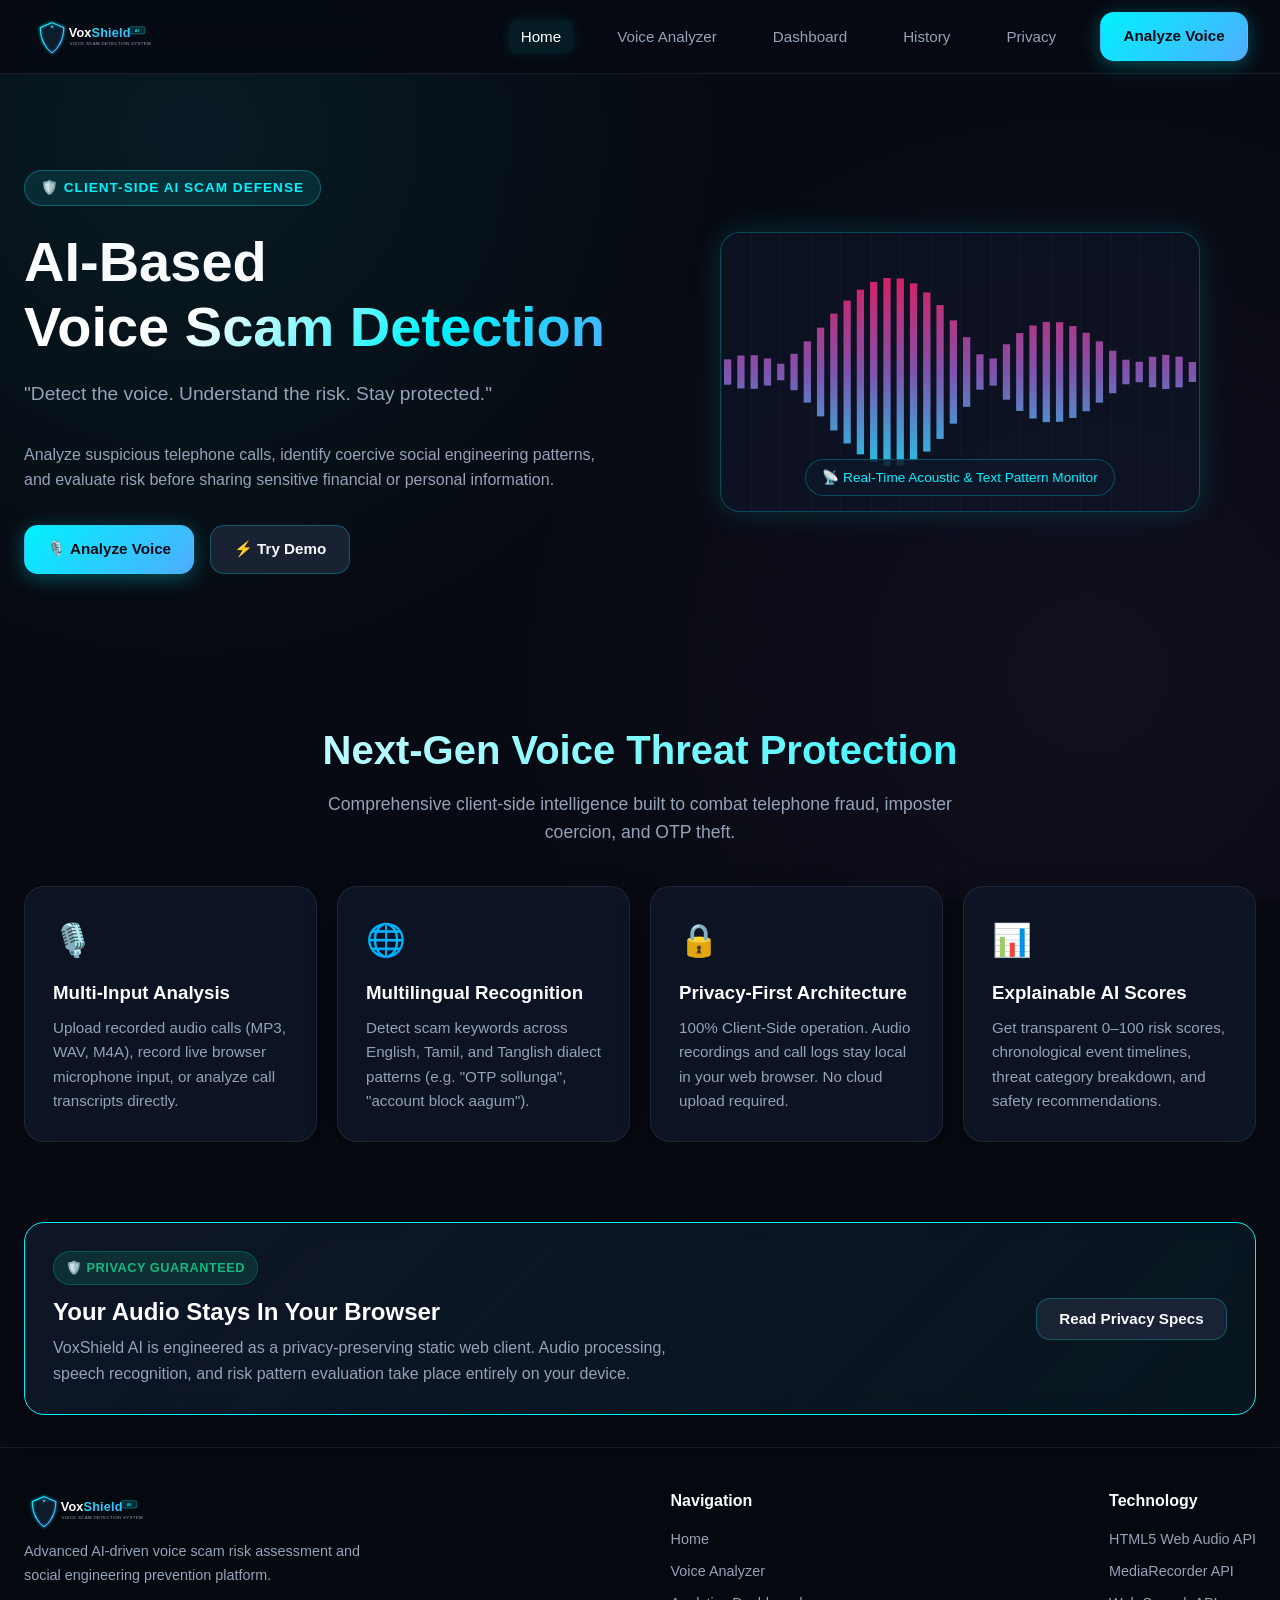
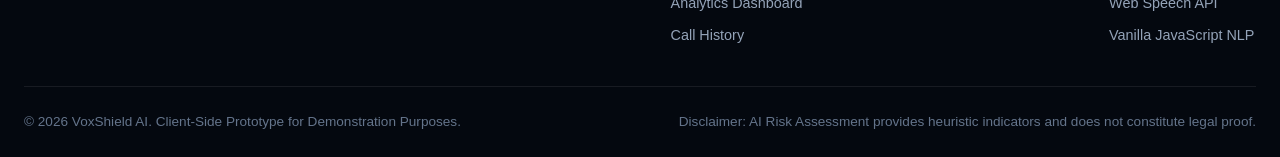
<file: index.html>
<!DOCTYPE html>
<html lang="en">
<head>
  <meta charset="UTF-8">
  <meta name="viewport" content="width=device-width, initial-scale=1.0">
  <title>VoxShield AI – Voice Scam Detection System</title>
  <meta name="description" content="Analyze suspicious calls, identify scam patterns, and understand your risk before it's too late with VoxShield AI.">
  <link rel="stylesheet" href="css/style.css">
  <link rel="stylesheet" href="css/analyzer.css">
  <link rel="stylesheet" href="css/responsive.css">
  <link rel="icon" type="image/svg+xml" href="assets/logo.svg">
</head>
<body>

  <!-- Navigation Bar -->
  <header class="navbar">
    <div class="nav-container">
      <a href="index.html" class="nav-logo">
        <img src="assets/logo.svg" alt="VoxShield AI Logo">
      </a>
      
      <button class="hamburger" id="hamburgerToggle" aria-label="Toggle navigation">☰</button>

      <ul class="nav-menu" id="navMenu">
        <li><a href="index.html" class="nav-link active">Home</a></li>
        <li><a href="analyzer.html" class="nav-link">Voice Analyzer</a></li>
        <li><a href="dashboard.html" class="nav-link">Dashboard</a></li>
        <li><a href="history.html" class="nav-link">History</a></li>
        <li><a href="#" class="nav-link btn-privacy-modal">Privacy</a></li>
        <li><a href="analyzer.html" class="btn btn-primary">Analyze Voice</a></li>
      </ul>
    </div>
  </header>

  <!-- Main Home Content -->
  <main class="main-content">
    
    <!-- Hero Section -->
    <section class="hero-section">
      <div class="hero-text">
        <span class="hero-tagline">🛡️ Client-Side AI Scam Defense</span>
        <h1 class="hero-title">
          AI-Based <br>
          <span class="hero-title-gradient">Voice Scam Detection</span>
        </h1>
        <p class="hero-subtitle">
          "Detect the voice. Understand the risk. Stay protected."
        </p>
        <p style="color: var(--text-muted); margin-bottom: 2rem;">
          Analyze suspicious telephone calls, identify coercive social engineering patterns, and evaluate risk before sharing sensitive financial or personal information.
        </p>
        <div class="hero-actions">
          <a href="analyzer.html" class="btn btn-primary">
            <span>🎙️ Analyze Voice</span>
          </a>
          <a href="analyzer.html?demo=true" class="btn btn-secondary">
            <span>⚡ Try Demo</span>
          </a>
        </div>
      </div>

      <div class="hero-visual">
        <div class="waveform-box">
          <canvas id="heroWaveformCanvas" class="waveform-canvas"></canvas>
          <div style="position: absolute; bottom: 15px; background: rgba(15, 23, 42, 0.85); padding: 0.4rem 1rem; border-radius: 999px; border: 1px solid var(--border-glow); font-size: 0.85rem; color: var(--accent-cyan);">
            📡 Real-Time Acoustic & Text Pattern Monitor
          </div>
        </div>
      </div>
    </section>

    <!-- Key Capabilities Grid -->
    <section style="margin-top: 4rem;">
      <div class="page-header">
        <h2 class="page-title">Next-Gen Voice Threat Protection</h2>
        <p class="page-subtitle">Comprehensive client-side intelligence built to combat telephone fraud, imposter coercion, and OTP theft.</p>
      </div>

      <div class="threat-grid">
        <div class="glass-card">
          <div style="font-size: 2rem; margin-bottom: 0.75rem;">🎙️</div>
          <h3 style="margin-bottom: 0.5rem; color: #fff;">Multi-Input Analysis</h3>
          <p style="color: var(--text-muted); font-size: 0.95rem;">Upload recorded audio calls (MP3, WAV, M4A), record live browser microphone input, or analyze call transcripts directly.</p>
        </div>

        <div class="glass-card">
          <div style="font-size: 2rem; margin-bottom: 0.75rem;">🌐</div>
          <h3 style="margin-bottom: 0.5rem; color: #fff;">Multilingual Recognition</h3>
          <p style="color: var(--text-muted); font-size: 0.95rem;">Detect scam keywords across English, Tamil, and Tanglish dialect patterns (e.g. "OTP sollunga", "account block aagum").</p>
        </div>

        <div class="glass-card">
          <div style="font-size: 2rem; margin-bottom: 0.75rem;">🔒</div>
          <h3 style="margin-bottom: 0.5rem; color: #fff;">Privacy-First Architecture</h3>
          <p style="color: var(--text-muted); font-size: 0.95rem;">100% Client-Side operation. Audio recordings and call logs stay local in your web browser. No cloud upload required.</p>
        </div>

        <div class="glass-card">
          <div style="font-size: 2rem; margin-bottom: 0.75rem;">📊</div>
          <h3 style="margin-bottom: 0.5rem; color: #fff;">Explainable AI Scores</h3>
          <p style="color: var(--text-muted); font-size: 0.95rem;">Get transparent 0–100 risk scores, chronological event timelines, threat category breakdown, and safety recommendations.</p>
        </div>
      </div>
    </section>

    <!-- Privacy Banner Card -->
    <section style="margin-top: 5rem;">
      <div class="glass-card" style="border-color: var(--accent-cyan); background: linear-gradient(135deg, rgba(15, 23, 42, 0.9), rgba(0, 242, 254, 0.05)); display: flex; align-items: center; justify-content: space-between; flex-wrap: wrap; gap: 1.5rem;">
        <div>
          <span class="badge badge-safe" style="margin-bottom: 0.5rem;">🛡️ Privacy Guaranteed</span>
          <h3 style="font-size: 1.5rem; color: #fff; margin-bottom: 0.25rem;">Your Audio Stays In Your Browser</h3>
          <p style="color: var(--text-muted); max-width: 650px;">VoxShield AI is engineered as a privacy-preserving static web client. Audio processing, speech recognition, and risk pattern evaluation take place entirely on your device.</p>
        </div>
        <button class="btn btn-secondary btn-privacy-modal">Read Privacy Specs</button>
      </div>
    </section>

  </main>

  <!-- Privacy Modal Dialog -->
  <div class="modal-overlay" id="privacyModal">
    <div class="modal-box">
      <button class="modal-close" id="privacyModalClose">&times;</button>
      <h3 style="color: var(--accent-cyan); margin-bottom: 1rem; display: flex; align-items: center; gap: 0.5rem;">
        🛡️ Privacy First System Architecture
      </h3>
      <p style="color: var(--text-muted); margin-bottom: 1rem; line-height: 1.6;">
        VoxShield AI is designed as a privacy-preserving client-side prototype. Audio processing and risk analysis are performed locally wherever browser capabilities allow. No audio is uploaded to external server databases by this static client.
      </p>
      <ul style="color: var(--text-main); line-height: 1.8; margin-left: 1.25rem; margin-bottom: 1.5rem;">
        <li>✅ <strong>No Account Required:</strong> Instant anonymous access.</li>
        <li>✅ <strong>Zero Server Database:</strong> No audio recordings stored remotely.</li>
        <li>✅ <strong>Local Browser History:</strong> Analytics stored exclusively in Web `localStorage`.</li>
        <li>✅ <strong>Open Static Architecture:</strong> GitHub Pages compatible static assets.</li>
      </ul>
      <button class="btn btn-primary" onclick="document.getElementById('privacyModal').classList.remove('active')">Got It</button>
    </div>
  </div>

  <!-- Footer -->
  <footer class="footer">
    <div class="footer-content">
      <div class="footer-brand">
        <a href="index.html" class="nav-logo">
          <img src="assets/logo.svg" alt="VoxShield AI Logo">
        </a>
        <p>Advanced AI-driven voice scam risk assessment and social engineering prevention platform.</p>
      </div>

      <div class="footer-links">
        <h4>Navigation</h4>
        <ul>
          <li><a href="index.html">Home</a></li>
          <li><a href="analyzer.html">Voice Analyzer</a></li>
          <li><a href="dashboard.html">Analytics Dashboard</a></li>
          <li><a href="history.html">Call History</a></li>
        </ul>
      </div>

      <div class="footer-links">
        <h4>Technology</h4>
        <ul>
          <li><a href="#">HTML5 Web Audio API</a></li>
          <li><a href="#">MediaRecorder API</a></li>
          <li><a href="#">Web Speech API</a></li>
          <li><a href="#">Vanilla JavaScript NLP</a></li>
        </ul>
      </div>
    </div>

    <div class="footer-bottom">
      <p>© 2026 VoxShield AI. Client-Side Prototype for Demonstration Purposes.</p>
      <p>Disclaimer: AI Risk Assessment provides heuristic indicators and does not constitute legal proof.</p>
    </div>
  </footer>

  <script src="js/storage.js"></script>
  <script src="js/scamDetector.js"></script>
  <script src="js/recorder.js"></script>
  <script src="js/app.js"></script>
</body>
</html>
</file>
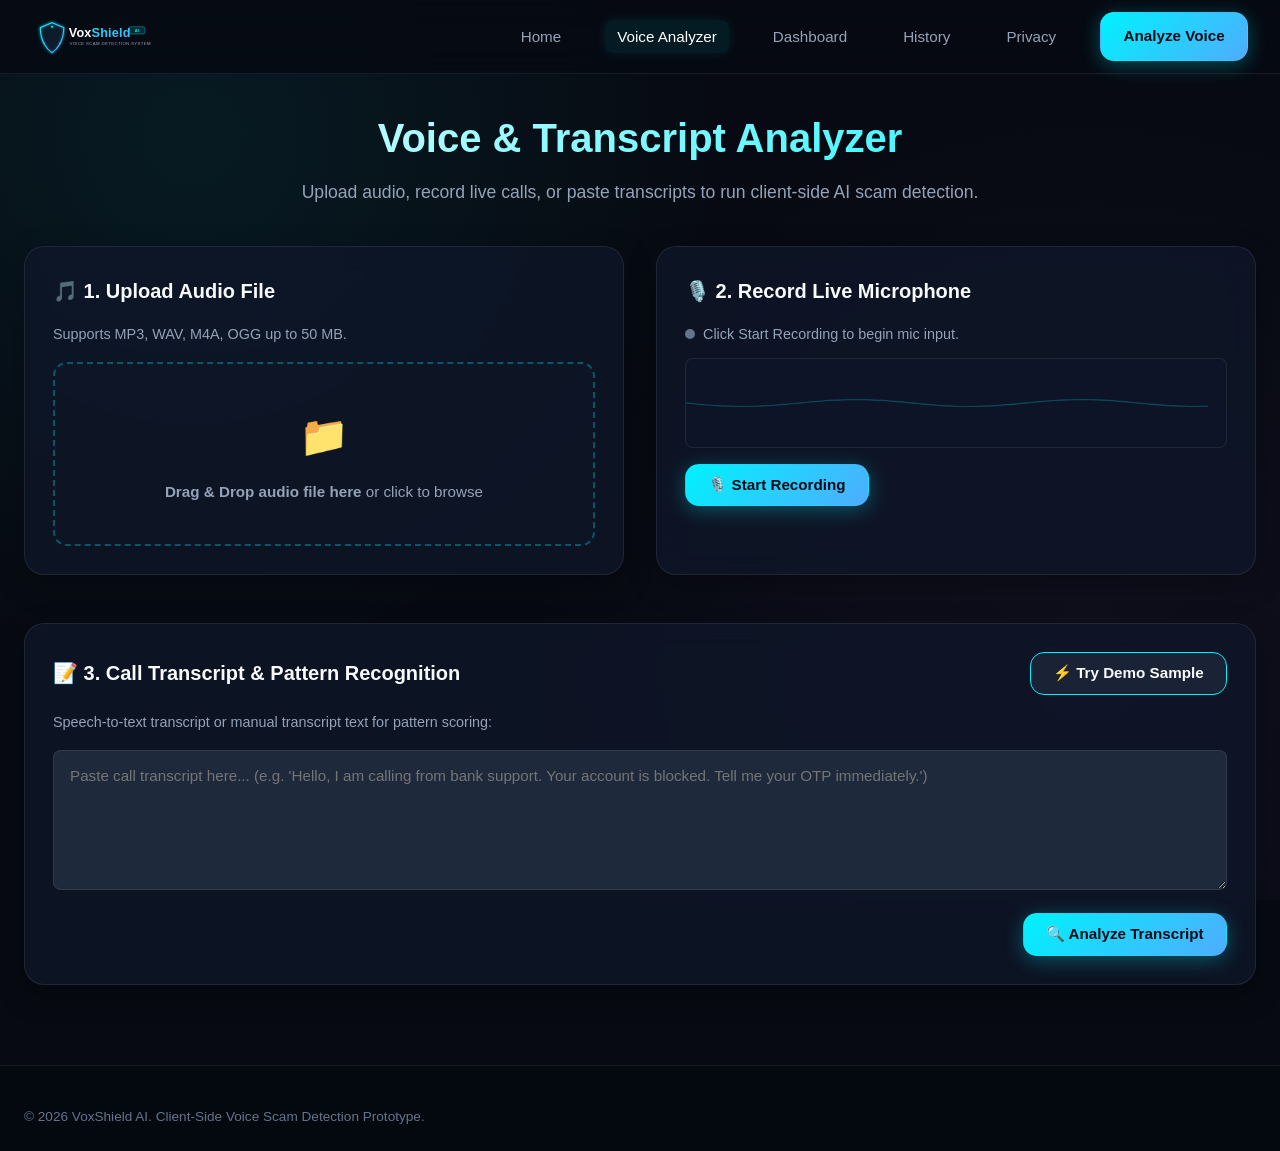
<file: analyzer.html>
<!DOCTYPE html>
<html lang="en">
<head>
  <meta charset="UTF-8">
  <meta name="viewport" content="width=device-width, initial-scale=1.0">
  <title>Voice Analyzer – VoxShield AI</title>
  <meta name="description" content="Upload or record audio call to detect voice scam patterns and calculate AI risk score.">
  <link rel="stylesheet" href="css/style.css">
  <link rel="stylesheet" href="css/analyzer.css">
  <link rel="stylesheet" href="css/responsive.css">
  <link rel="icon" type="image/svg+xml" href="assets/logo.svg">
</head>
<body id="analyzerApp">

  <!-- Navigation Bar -->
  <header class="navbar">
    <div class="nav-container">
      <a href="index.html" class="nav-logo">
        <img src="assets/logo.svg" alt="VoxShield AI Logo">
      </a>
      
      <button class="hamburger" id="hamburgerToggle" aria-label="Toggle navigation">☰</button>

      <ul class="nav-menu" id="navMenu">
        <li><a href="index.html" class="nav-link">Home</a></li>
        <li><a href="analyzer.html" class="nav-link active">Voice Analyzer</a></li>
        <li><a href="dashboard.html" class="nav-link">Dashboard</a></li>
        <li><a href="history.html" class="nav-link">History</a></li>
        <li><a href="#" class="nav-link btn-privacy-modal">Privacy</a></li>
        <li><a href="analyzer.html" class="btn btn-primary">Analyze Voice</a></li>
      </ul>
    </div>
  </header>

  <!-- Main Content -->
  <main class="main-content">
    
    <div class="page-header">
      <h1 class="page-title">Voice & Transcript Analyzer</h1>
      <p class="page-subtitle">Upload audio, record live calls, or paste transcripts to run client-side AI scam detection.</p>
    </div>

    <!-- Analyzer Inputs Grid -->
    <div class="analyzer-grid">
      
      <!-- 1. Audio Upload Card -->
      <div class="glass-card">
        <h3 class="analyzer-card-title">🎵 1. Upload Audio File</h3>
        <p style="color: var(--text-muted); font-size: 0.9rem; margin-bottom: 1rem;">Supports MP3, WAV, M4A, OGG up to 50 MB.</p>
        
        <div class="dropzone" id="dropzone">
          <div class="dropzone-icon">📁</div>
          <p><strong>Drag & Drop audio file here</strong> or click to browse</p>
          <input type="file" id="audioFileInput" accept="audio/*" style="display: none;">
        </div>

        <div id="fileInfoBar" class="file-info-bar" style="display: none;"></div>
        <audio id="uploadedAudioPlayer" controls style="display: none;"></audio>
      </div>

      <!-- 2. Voice Recorder Card -->
      <div class="glass-card">
        <h3 class="analyzer-card-title">🎙️ 2. Record Live Microphone</h3>
        <div class="recorder-status">
          <div class="recording-dot" id="recordingDot"></div>
          <span id="recordingStatusText">Click Start Recording to begin mic input.</span>
        </div>

        <!-- Waveform Canvas -->
        <div style="height: 90px; background: rgba(15, 23, 42, 0.6); border: 1px solid var(--border-subtle); border-radius: var(--radius-sm); overflow: hidden; margin-bottom: 1rem;">
          <canvas id="recorderCanvas" style="width: 100%; height: 100%;"></canvas>
        </div>

        <!-- Speech API Notice -->
        <div id="speechFallbackNotice" style="font-size: 0.82rem; color: #f59e0b; margin-bottom: 0.75rem; display: none;"></div>

        <div class="recorder-controls">
          <button id="btnStartRecord" class="btn btn-primary btn-sm">🎙️ Start Recording</button>
          <button id="btnPauseRecord" class="btn btn-secondary btn-sm" style="display: none;">⏸️ Pause</button>
          <button id="btnStopRecord" class="btn btn-danger btn-sm" style="display: none;">⏹️ Stop</button>
          <button id="btnDeleteRecord" class="btn btn-secondary btn-sm" style="display: none;">🗑️ Delete</button>
          <button id="btnAnalyzeRecord" class="btn btn-primary btn-sm" style="display: none;">⚡ Analyze Recording</button>
        </div>

        <audio id="recordedAudioPlayer" controls style="display: none;"></audio>
      </div>

    </div>

    <!-- Transcript Input Card & Demo Presets -->
    <div class="glass-card" style="margin-bottom: 3rem;">
      <div style="display: flex; align-items: center; justify-content: space-between; flex-wrap: wrap; gap: 1rem; margin-bottom: 1rem;">
        <h3 class="analyzer-card-title" style="margin-bottom: 0;">📝 3. Call Transcript & Pattern Recognition</h3>
        <button id="btnTryDemo" class="btn btn-secondary btn-sm" style="border-color: var(--accent-cyan);">
          ⚡ Try Demo Sample
        </button>
      </div>

      <p style="color: var(--text-muted); font-size: 0.9rem; margin-bottom: 1rem;">
        Speech-to-text transcript or manual transcript text for pattern scoring:
      </p>

      <textarea id="transcriptInput" class="transcript-textarea" placeholder="Paste call transcript here... (e.g. 'Hello, I am calling from bank support. Your account is blocked. Tell me your OTP immediately.')"></textarea>

      <div style="display: flex; justify-content: flex-end; margin-top: 1rem;">
        <button id="btnAnalyzeTranscript" class="btn btn-primary">
          🔍 Analyze Transcript
        </button>
      </div>
    </div>

    <!-- AI Analysis Dashboard Results (Hidden until analyzed) -->
    <section id="resultsDashboard" class="results-dashboard" style="display: none;">
      
      <div class="page-header" style="margin-bottom: 1.5rem; text-align: left;">
        <span class="badge badge-high" style="margin-bottom: 0.5rem;">AI Risk Assessment Completed</span>
        <h2 style="font-size: 2rem; color: #fff;">Analysis Dashboard & Risk Metrics</h2>
      </div>

      <!-- Risk Score Summary Card -->
      <div class="glass-card risk-summary-card">
        
        <div class="risk-gauge-container">
          <svg class="gauge-svg" viewBox="0 0 160 160">
            <circle class="gauge-bg" cx="80" cy="80" r="70" />
            <circle class="gauge-meter" id="gaugeMeter" cx="80" cy="80" r="70" />
          </svg>
          <div class="gauge-center-text">
            <div class="gauge-score" id="gaugeScoreText">0</div>
            <div class="gauge-max">/ 100 RISK</div>
          </div>
        </div>

        <div class="risk-info">
          <div class="risk-title-row">
            <h3 class="risk-level-heading" id="riskLevelHeading">HIGH RISK</h3>
            <span class="badge" id="riskBadge">HIGH RISK</span>
          </div>
          <p style="color: var(--text-muted); margin-bottom: 1rem;">
            Calculated client-side heuristic risk score based on detected indicator density, pressure signals, and credential requests.
          </p>
          <div style="font-size: 0.85rem; color: var(--text-dim);">
            Engine Version: VoxShield AI Rule-Engine v1.0 • Privacy: Local Browser Scan
          </div>
        </div>
      </div>

      <!-- Threat Categories Breakdown -->
      <div style="margin-top: 2.5rem;">
        <h3 style="color: #fff; font-size: 1.3rem; margin-bottom: 0.5rem;">🚨 Threat Category Matrix</h3>
        <p style="color: var(--text-muted); font-size: 0.95rem;">Breakdown of detected social engineering patterns across 6 security vectors:</p>
        
        <div class="threat-grid" id="threatGrid"></div>
      </div>

      <!-- Chronological Event Timeline -->
      <div class="glass-card timeline-container" style="margin-top: 2.5rem;">
        <h3 style="color: #fff; font-size: 1.3rem; margin-bottom: 0.5rem;">⏱️ Detected Event Timeline</h3>
        <p style="color: var(--text-muted); font-size: 0.9rem; margin-bottom: 1.5rem;">Sequential log of suspicious language triggers identified during the call:</p>
        
        <div class="timeline-list" id="timelineList"></div>
      </div>

      <!-- AI Explanation & Recommendations -->
      <div class="explanation-box" id="explanationBox"></div>

      <div class="glass-card" style="margin-top: 2rem;">
        <h3 style="color: var(--accent-cyan); font-size: 1.25rem; margin-bottom: 0.5rem;">🛡️ Actionable Safety Recommendations</h3>
        <ul class="recommendations-list" id="recommendationsList"></ul>
      </div>

    </section>

  </main>

  <!-- Privacy Modal -->
  <div class="modal-overlay" id="privacyModal">
    <div class="modal-box">
      <button class="modal-close" id="privacyModalClose">&times;</button>
      <h3 style="color: var(--accent-cyan); margin-bottom: 1rem;">🛡️ Privacy First System Architecture</h3>
      <p style="color: var(--text-muted); margin-bottom: 1rem;">
        VoxShield AI processes all audio and transcripts locally in your web browser. No cloud upload occurs.
      </p>
      <button class="btn btn-primary" onclick="document.getElementById('privacyModal').classList.remove('active')">Got It</button>
    </div>
  </div>

  <!-- Footer -->
  <footer class="footer">
    <div class="footer-bottom" style="border-top: none; padding-top: 0;">
      <p>© 2026 VoxShield AI. Client-Side Voice Scam Detection Prototype.</p>
    </div>
  </footer>

  <script src="js/storage.js"></script>
  <script src="js/scamDetector.js"></script>
  <script src="js/recorder.js"></script>
  <script src="js/analyzer.js"></script>
  <script src="js/app.js"></script>

  <script>
    // Auto trigger demo if URL query has ?demo=true
    window.addEventListener('DOMContentLoaded', () => {
      const urlParams = new URLSearchParams(window.location.search);
      if (urlParams.get('demo') === 'true') {
        const btnTryDemo = document.getElementById('btnTryDemo');
        if (btnTryDemo) setTimeout(() => btnTryDemo.click(), 400);
      }
    });
  </script>
</body>
</html>
</file>
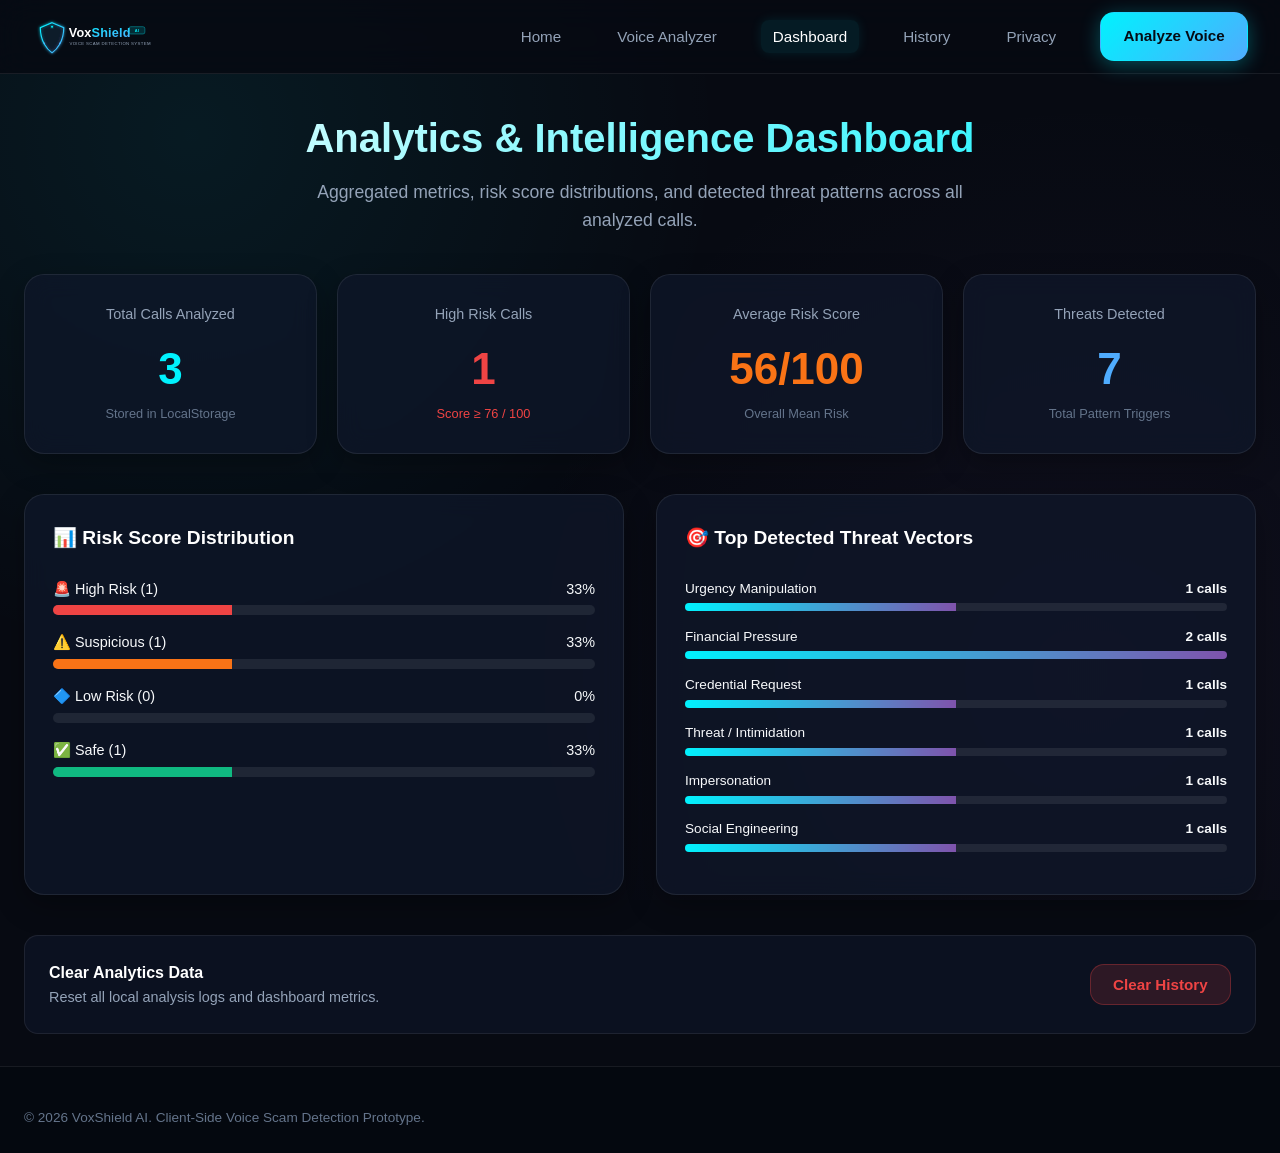
<file: dashboard.html>
<!DOCTYPE html>
<html lang="en">
<head>
  <meta charset="UTF-8">
  <meta name="viewport" content="width=device-width, initial-scale=1.0">
  <title>Analytics Dashboard – VoxShield AI</title>
  <meta name="description" content="View overall scam detection metrics, risk distribution, and threat category trends.">
  <link rel="stylesheet" href="css/style.css">
  <link rel="stylesheet" href="css/analyzer.css">
  <link rel="stylesheet" href="css/responsive.css">
  <link rel="icon" type="image/svg+xml" href="assets/logo.svg">
</head>
<body id="dashboardApp">

  <!-- Navigation Bar -->
  <header class="navbar">
    <div class="nav-container">
      <a href="index.html" class="nav-logo">
        <img src="assets/logo.svg" alt="VoxShield AI Logo">
      </a>
      
      <button class="hamburger" id="hamburgerToggle" aria-label="Toggle navigation">☰</button>

      <ul class="nav-menu" id="navMenu">
        <li><a href="index.html" class="nav-link">Home</a></li>
        <li><a href="analyzer.html" class="nav-link">Voice Analyzer</a></li>
        <li><a href="dashboard.html" class="nav-link active">Dashboard</a></li>
        <li><a href="history.html" class="nav-link">History</a></li>
        <li><a href="#" class="nav-link btn-privacy-modal">Privacy</a></li>
        <li><a href="analyzer.html" class="btn btn-primary">Analyze Voice</a></li>
      </ul>
    </div>
  </header>

  <!-- Main Content -->
  <main class="main-content">
    
    <div class="page-header">
      <h1 class="page-title">Analytics & Intelligence Dashboard</h1>
      <p class="page-subtitle">Aggregated metrics, risk score distributions, and detected threat patterns across all analyzed calls.</p>
    </div>

    <!-- KPI Metric Cards Grid -->
    <div class="threat-grid" style="grid-template-columns: repeat(auto-fit, minmax(220px, 1fr)); margin-bottom: 2.5rem;">
      
      <div class="glass-card" style="text-align: center;">
        <div style="font-size: 0.9rem; color: var(--text-muted); margin-bottom: 0.5rem;">Total Calls Analyzed</div>
        <div id="statTotalCalls" style="font-size: 2.75rem; font-weight: 900; color: var(--accent-cyan);">0</div>
        <div style="font-size: 0.8rem; color: var(--text-dim);">Stored in LocalStorage</div>
      </div>

      <div class="glass-card" style="text-align: center;">
        <div style="font-size: 0.9rem; color: var(--text-muted); margin-bottom: 0.5rem;">High Risk Calls</div>
        <div id="statHighRisk" style="font-size: 2.75rem; font-weight: 900; color: var(--risk-high);">0</div>
        <div style="font-size: 0.8rem; color: var(--risk-high);">Score ≥ 76 / 100</div>
      </div>

      <div class="glass-card" style="text-align: center;">
        <div style="font-size: 0.9rem; color: var(--text-muted); margin-bottom: 0.5rem;">Average Risk Score</div>
        <div id="statAvgScore" style="font-size: 2.75rem; font-weight: 900; color: var(--risk-suspicious);">0/100</div>
        <div style="font-size: 0.8rem; color: var(--text-dim);">Overall Mean Risk</div>
      </div>

      <div class="glass-card" style="text-align: center;">
        <div style="font-size: 0.9rem; color: var(--text-muted); margin-bottom: 0.5rem;">Threats Detected</div>
        <div id="statThreats" style="font-size: 2.75rem; font-weight: 900; color: var(--accent-blue);">0</div>
        <div style="font-size: 0.8rem; color: var(--text-dim);">Total Pattern Triggers</div>
      </div>

    </div>

    <!-- Visual Charts Grid -->
    <div class="analyzer-grid" style="margin-bottom: 2.5rem;">
      
      <!-- Risk Distribution Chart Card -->
      <div class="glass-card">
        <h3 style="color: #fff; font-size: 1.2rem; margin-bottom: 1.5rem;">📊 Risk Score Distribution</h3>
        <div id="riskDistributionChart"></div>
      </div>

      <!-- Top Categories Chart Card -->
      <div class="glass-card">
        <h3 style="color: #fff; font-size: 1.2rem; margin-bottom: 1.5rem;">🎯 Top Detected Threat Vectors</h3>
        <div id="topCategoriesChart"></div>
      </div>

    </div>

    <!-- Actions Row -->
    <div style="display: flex; justify-content: space-between; align-items: center; background: rgba(15, 23, 42, 0.6); padding: 1.5rem; border-radius: var(--radius-md); border: 1px solid var(--border-subtle);">
      <div>
        <h4 style="color: #fff;">Clear Analytics Data</h4>
        <p style="color: var(--text-muted); font-size: 0.9rem;">Reset all local analysis logs and dashboard metrics.</p>
      </div>
      <button id="btnClearStats" class="btn btn-danger">Clear History</button>
    </div>

  </main>

  <!-- Privacy Modal -->
  <div class="modal-overlay" id="privacyModal">
    <div class="modal-box">
      <button class="modal-close" id="privacyModalClose">&times;</button>
      <h3 style="color: var(--accent-cyan); margin-bottom: 1rem;">🛡️ Privacy Specs</h3>
      <p style="color: var(--text-muted);">All analytics metrics are compiled locally in your browser storage.</p>
    </div>
  </div>

  <!-- Footer -->
  <footer class="footer">
    <div class="footer-bottom" style="border-top: none; padding-top: 0;">
      <p>© 2026 VoxShield AI. Client-Side Voice Scam Detection Prototype.</p>
    </div>
  </footer>

  <script src="js/storage.js"></script>
  <script src="js/dashboard.js"></script>
  <script src="js/app.js"></script>
</body>
</html>
</file>
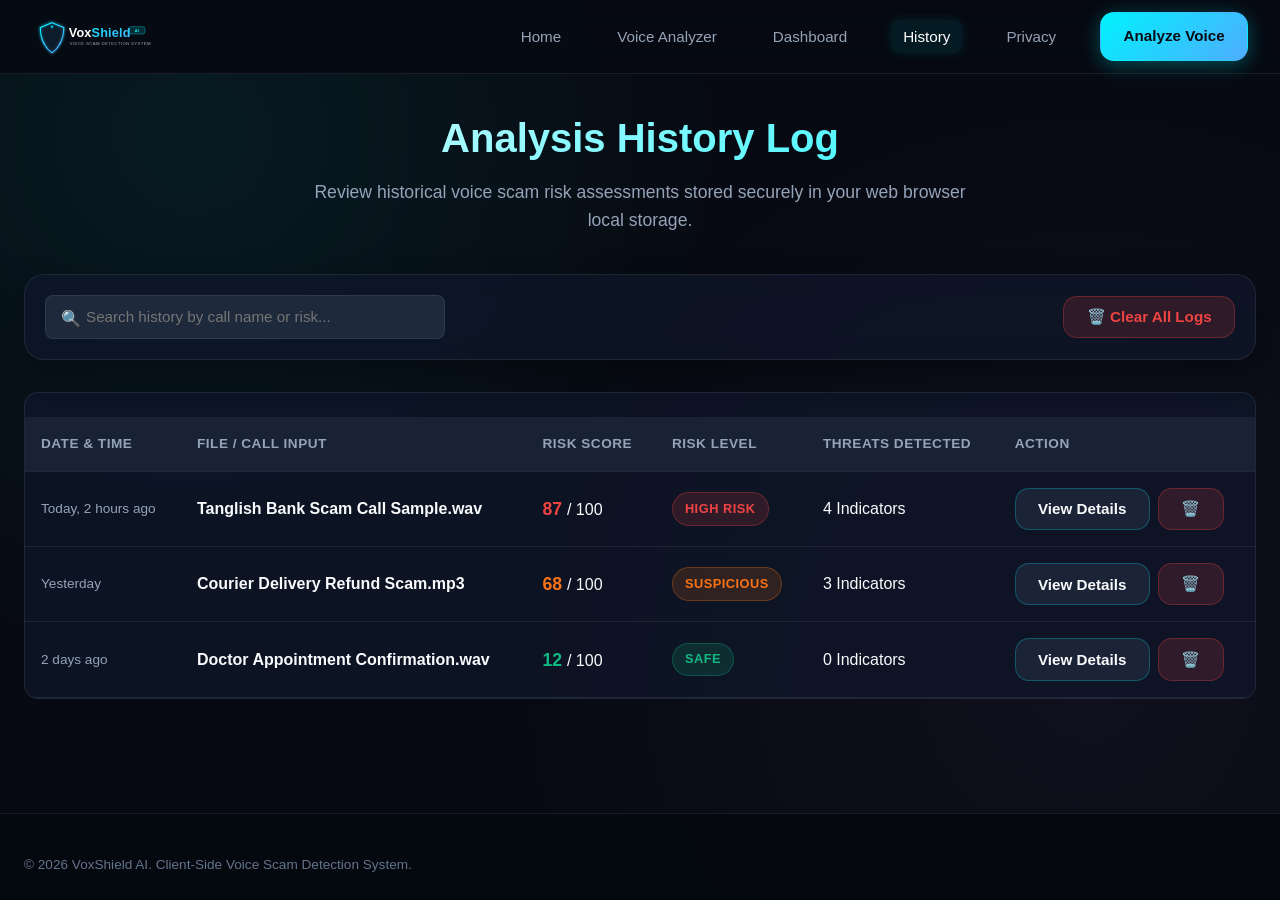
<file: history.html>
<!DOCTYPE html>
<html lang="en">
<head>
  <meta charset="UTF-8">
  <meta name="viewport" content="width=device-width, initial-scale=1.0">
  <title>Call Analysis History – VoxShield AI</title>
  <meta name="description" content="View past call analysis records, risk scores, detected threat patterns, and security reports.">
  <link rel="stylesheet" href="css/style.css">
  <link rel="stylesheet" href="css/analyzer.css">
  <link rel="stylesheet" href="css/responsive.css">
  <link rel="icon" type="image/svg+xml" href="assets/logo.svg">
  <style>
    .history-table {
      width: 100%;
      border-collapse: collapse;
      margin-top: 1.5rem;
    }

    .history-table th, .history-table td {
      padding: 1rem;
      text-align: left;
      border-bottom: 1px solid var(--border-subtle);
    }

    .history-table th {
      background: rgba(30, 41, 59, 0.7);
      color: var(--text-muted);
      font-size: 0.85rem;
      text-transform: uppercase;
      letter-spacing: 0.5px;
    }

    .history-table tbody tr:hover {
      background: rgba(0, 242, 254, 0.04);
    }

    .table-container {
      overflow-x: auto;
      border-radius: var(--radius-md);
      border: 1px solid var(--border-subtle);
      background: var(--bg-card);
    }
  </style>
</head>
<body id="historyApp">

  <!-- Navigation Bar -->
  <header class="navbar">
    <div class="nav-container">
      <a href="index.html" class="nav-logo">
        <img src="assets/logo.svg" alt="VoxShield AI Logo">
      </a>
      
      <button class="hamburger" id="hamburgerToggle" aria-label="Toggle navigation">☰</button>

      <ul class="nav-menu" id="navMenu">
        <li><a href="index.html" class="nav-link">Home</a></li>
        <li><a href="analyzer.html" class="nav-link">Voice Analyzer</a></li>
        <li><a href="dashboard.html" class="nav-link">Dashboard</a></li>
        <li><a href="history.html" class="nav-link active">History</a></li>
        <li><a href="#" class="nav-link btn-privacy-modal">Privacy</a></li>
        <li><a href="analyzer.html" class="btn btn-primary">Analyze Voice</a></li>
      </ul>
    </div>
  </header>

  <!-- Main Content -->
  <main class="main-content">
    
    <div class="page-header">
      <h1 class="page-title">Analysis History Log</h1>
      <p class="page-subtitle">Review historical voice scam risk assessments stored securely in your web browser local storage.</p>
    </div>

    <!-- Filter & Actions Header Bar -->
    <div class="glass-card" style="margin-bottom: 2rem; padding: 1.25rem;">
      <div style="display: flex; justify-content: space-between; align-items: center; flex-wrap: wrap; gap: 1rem;">
        
        <div style="position: relative; flex: 1; max-width: 400px;">
          <input type="text" id="historySearch" class="transcript-textarea" style="height: 44px; padding-left: 2.5rem;" placeholder="Search history by call name or risk...">
          <span style="position: absolute; left: 1rem; top: 11px; color: var(--text-muted);">🔍</span>
        </div>

        <button id="btnClearAllHistory" class="btn btn-danger btn-sm">
          🗑️ Clear All Logs
        </button>

      </div>
    </div>

    <!-- History Data Table -->
    <div class="table-container">
      <table class="history-table">
        <thead>
          <tr>
            <th>Date & Time</th>
            <th>File / Call Input</th>
            <th>Risk Score</th>
            <th>Risk Level</th>
            <th>Threats Detected</th>
            <th>Action</th>
          </tr>
        </thead>
        <tbody id="historyTableBody">
          <!-- Populated by history.js -->
        </tbody>
      </table>
    </div>

  </main>

  <!-- Inspection Modal Dialog -->
  <div class="modal-overlay" id="detailModal">
    <div class="modal-box" style="max-width: 700px;">
      <button class="modal-close" id="modalClose">&times;</button>
      <h3 style="color: var(--accent-cyan); margin-bottom: 1rem;" id="modalTitle">Analysis Details</h3>
      <div id="modalBody"></div>
    </div>
  </div>

  <!-- Privacy Modal -->
  <div class="modal-overlay" id="privacyModal">
    <div class="modal-box">
      <button class="modal-close" id="privacyModalClose">&times;</button>
      <h3 style="color: var(--accent-cyan); margin-bottom: 1rem;">🛡️ Privacy Specs</h3>
      <p style="color: var(--text-muted);">All call logs and transcripts are saved only in your web browser LocalStorage.</p>
    </div>
  </div>

  <!-- Footer -->
  <footer class="footer">
    <div class="footer-bottom" style="border-top: none; padding-top: 0;">
      <p>© 2026 VoxShield AI. Client-Side Voice Scam Detection System.</p>
    </div>
  </footer>

  <script src="js/storage.js"></script>
  <script src="js/history.js"></script>
  <script src="js/app.js"></script>
</body>
</html>
</file>
<file: css/style.css>
/* VoxShield AI - Global Stylesheet (Cybersecurity & AI Aesthetic) */
:root {
  --bg-dark: #070a12;
  --bg-card: rgba(15, 23, 42, 0.75);
  --bg-card-hover: rgba(23, 37, 68, 0.85);
  --bg-surface: #0f172a;
  --bg-input: #1e293b;
  
  --border-glow: rgba(0, 242, 254, 0.25);
  --border-subtle: rgba(255, 255, 255, 0.08);

  --accent-cyan: #00f2fe;
  --accent-blue: #4facfe;
  --accent-purple: #7f53ac;
  --accent-magenta: #ff0844;
  
  --text-main: #f8fafc;
  --text-muted: #94a3b8;
  --text-dim: #64748b;

  --risk-safe: #10b981;
  --risk-low: #06b6d4;
  --risk-suspicious: #f97316;
  --risk-high: #ef4444;

  --font-family: -apple-system, BlinkMacSystemFont, "Segoe UI", Roboto, "Helvetica Neue", Arial, sans-serif;
  --transition-fast: 0.2s ease;
  --transition-normal: 0.3s ease;
  --radius-sm: 8px;
  --radius-md: 14px;
  --radius-lg: 20px;
}

* {
  box-sizing: border-box;
  margin: 0;
  padding: 0;
}

body {
  background-color: var(--bg-dark);
  color: var(--text-main);
  font-family: var(--font-family);
  line-height: 1.6;
  overflow-x: hidden;
  min-height: 100vh;
  display: flex;
  flex-direction: column;
  background-image: 
    radial-gradient(circle at 15% 15%, rgba(0, 242, 254, 0.07) 0%, transparent 40%),
    radial-gradient(circle at 85% 75%, rgba(127, 83, 172, 0.08) 0%, transparent 45%);
  background-attachment: fixed;
}

a {
  color: var(--accent-cyan);
  text-decoration: none;
  transition: var(--transition-fast);
}

a:hover {
  color: var(--accent-blue);
}

/* Header & Navigation */
.navbar {
  position: sticky;
  top: 0;
  z-index: 1000;
  background: rgba(7, 10, 18, 0.85);
  backdrop-filter: blur(16px);
  border-bottom: 1px solid var(--border-subtle);
  padding: 0.75rem 2rem;
}

.nav-container {
  max-width: 1280px;
  margin: 0 auto;
  display: flex;
  align-items: center;
  justify-content: space-between;
}

.nav-logo {
  display: flex;
  align-items: center;
  gap: 0.75rem;
  height: 44px;
}

.nav-logo img {
  height: 40px;
  width: auto;
}

.nav-menu {
  display: flex;
  align-items: center;
  gap: 2rem;
  list-style: none;
}

.nav-link {
  color: var(--text-muted);
  font-size: 0.95rem;
  font-weight: 500;
  padding: 0.5rem 0.75rem;
  border-radius: var(--radius-sm);
  transition: var(--transition-fast);
}

.nav-link:hover, .nav-link.active {
  color: #fff;
  background: rgba(0, 242, 254, 0.08);
  box-shadow: 0 0 12px rgba(0, 242, 254, 0.1);
}

.btn {
  display: inline-flex;
  align-items: center;
  justify-content: center;
  gap: 0.5rem;
  padding: 0.7rem 1.4rem;
  font-size: 0.95rem;
  font-weight: 600;
  border-radius: var(--radius-md);
  border: 1px solid transparent;
  cursor: pointer;
  transition: all var(--transition-fast);
  white-space: nowrap;
}

.btn-primary {
  background: linear-gradient(135deg, var(--accent-cyan), var(--accent-blue));
  color: #050b14;
  box-shadow: 0 4px 20px rgba(0, 242, 254, 0.3);
}

.btn-primary:hover {
  transform: translateY(-2px);
  box-shadow: 0 6px 25px rgba(0, 242, 254, 0.5);
  color: #000;
}

.btn-secondary {
  background: rgba(30, 41, 59, 0.8);
  color: var(--text-main);
  border: 1px solid var(--border-glow);
}

.btn-secondary:hover {
  background: rgba(45, 62, 80, 0.9);
  border-color: var(--accent-cyan);
  box-shadow: 0 0 15px rgba(0, 242, 254, 0.2);
}

.btn-danger {
  background: rgba(239, 68, 68, 0.15);
  color: var(--risk-high);
  border: 1px solid rgba(239, 68, 68, 0.3);
}

.btn-danger:hover {
  background: rgba(239, 68, 68, 0.3);
  box-shadow: 0 0 15px rgba(239, 68, 68, 0.4);
}

.hamburger {
  display: none;
  background: none;
  border: none;
  color: var(--text-main);
  font-size: 1.5rem;
  cursor: pointer;
}

/* Glassmorphism Containers & Cards */
.glass-card {
  background: var(--bg-card);
  backdrop-filter: blur(12px);
  border: 1px solid var(--border-subtle);
  border-radius: var(--radius-lg);
  padding: 1.75rem;
  box-shadow: 0 10px 30px rgba(0, 0, 0, 0.3);
  transition: border-color var(--transition-fast), transform var(--transition-fast);
}

.glass-card:hover {
  border-color: var(--border-glow);
}

/* Section Layout */
.main-content {
  flex: 1;
  max-width: 1280px;
  width: 100%;
  margin: 0 auto;
  padding: 2rem 1.5rem;
}

.page-header {
  text-align: center;
  margin-bottom: 2.5rem;
}

.page-title {
  font-size: 2.5rem;
  font-weight: 800;
  background: linear-gradient(135deg, #ffffff, var(--accent-cyan));
  -webkit-background-clip: text;
  -webkit-text-fill-color: transparent;
  margin-bottom: 0.5rem;
}

.page-subtitle {
  color: var(--text-muted);
  font-size: 1.1rem;
  max-width: 680px;
  margin: 0 auto;
}

/* Badges */
.badge {
  display: inline-flex;
  align-items: center;
  gap: 0.35rem;
  padding: 0.35rem 0.75rem;
  border-radius: 999px;
  font-size: 0.8rem;
  font-weight: 700;
  letter-spacing: 0.5px;
  text-transform: uppercase;
}

.badge-safe {
  background: rgba(16, 185, 129, 0.15);
  color: var(--risk-safe);
  border: 1px solid rgba(16, 185, 129, 0.3);
}

.badge-low {
  background: rgba(6, 182, 212, 0.15);
  color: var(--risk-low);
  border: 1px solid rgba(6, 182, 212, 0.3);
}

.badge-suspicious {
  background: rgba(249, 115, 22, 0.15);
  color: var(--risk-suspicious);
  border: 1px solid rgba(249, 115, 22, 0.3);
}

.badge-high {
  background: rgba(239, 68, 68, 0.15);
  color: var(--risk-high);
  border: 1px solid rgba(239, 68, 68, 0.3);
}

/* Privacy Modal */
.modal-overlay {
  position: fixed;
  inset: 0;
  background: rgba(5, 8, 15, 0.85);
  backdrop-filter: blur(8px);
  z-index: 2000;
  display: flex;
  align-items: center;
  justify-content: center;
  padding: 1.5rem;
  opacity: 0;
  visibility: hidden;
  transition: all var(--transition-fast);
}

.modal-overlay.active {
  opacity: 1;
  visibility: visible;
}

.modal-box {
  background: #0f172a;
  border: 1px solid var(--accent-cyan);
  box-shadow: 0 0 40px rgba(0, 242, 254, 0.25);
  border-radius: var(--radius-lg);
  max-width: 600px;
  width: 100%;
  padding: 2rem;
  position: relative;
}

.modal-close {
  position: absolute;
  top: 1.25rem;
  right: 1.25rem;
  background: none;
  border: none;
  color: var(--text-muted);
  font-size: 1.5rem;
  cursor: pointer;
}

.modal-close:hover { color: #fff; }

/* Footer */
.footer {
  background: rgba(5, 8, 15, 0.95);
  border-top: 1px solid var(--border-subtle);
  padding: 2.5rem 1.5rem 1.5rem;
  margin-top: auto;
}

.footer-content {
  max-width: 1280px;
  margin: 0 auto;
  display: flex;
  flex-wrap: wrap;
  justify-content: space-between;
  gap: 2rem;
  margin-bottom: 2rem;
}

.footer-brand p {
  color: var(--text-muted);
  font-size: 0.9rem;
  max-width: 340px;
  margin-top: 0.5rem;
}

.footer-links h4 {
  color: var(--text-main);
  margin-bottom: 0.75rem;
  font-size: 1rem;
}

.footer-links ul {
  list-style: none;
}

.footer-links li {
  margin-bottom: 0.4rem;
}

.footer-links a {
  color: var(--text-muted);
  font-size: 0.9rem;
}

.footer-links a:hover {
  color: var(--accent-cyan);
}

.footer-bottom {
  max-width: 1280px;
  margin: 0 auto;
  padding-top: 1.5rem;
  border-top: 1px solid var(--border-subtle);
  display: flex;
  justify-content: space-between;
  align-items: center;
  flex-wrap: wrap;
  gap: 1rem;
  font-size: 0.85rem;
  color: var(--text-dim);
}

/* Utilities */
.text-cyan { color: var(--accent-cyan); }
.text-danger { color: var(--risk-high); }
.text-safe { color: var(--risk-safe); }
</file>
<file: css/analyzer.css>
/* VoxShield AI - Analyzer & Component Specific Styles */

/* Hero Section (Home Page) */
.hero-section {
  display: flex;
  align-items: center;
  justify-content: space-between;
  gap: 3rem;
  padding: 4rem 0 5rem;
}

.hero-text {
  flex: 1;
  max-width: 640px;
}

.hero-tagline {
  display: inline-block;
  padding: 0.4rem 1rem;
  border-radius: 999px;
  background: rgba(0, 242, 254, 0.1);
  border: 1px solid rgba(0, 242, 254, 0.3);
  color: var(--accent-cyan);
  font-size: 0.85rem;
  font-weight: 700;
  letter-spacing: 1px;
  text-transform: uppercase;
  margin-bottom: 1.5rem;
}

.hero-title {
  font-size: 3.5rem;
  font-weight: 900;
  line-height: 1.15;
  margin-bottom: 1.25rem;
}

.hero-title-gradient {
  background: linear-gradient(135deg, #ffffff 30%, var(--accent-cyan) 70%, var(--accent-blue) 100%);
  -webkit-background-clip: text;
  -webkit-text-fill-color: transparent;
}

.hero-subtitle {
  font-size: 1.2rem;
  color: var(--text-muted);
  margin-bottom: 2rem;
  line-height: 1.6;
}

.hero-actions {
  display: flex;
  gap: 1rem;
  flex-wrap: wrap;
}

.hero-visual {
  flex: 1;
  display: flex;
  justify-content: center;
  align-items: center;
  position: relative;
}

.waveform-box {
  width: 100%;
  max-width: 480px;
  height: 280px;
  background: rgba(15, 23, 42, 0.6);
  border: 1px solid var(--border-glow);
  box-shadow: 0 0 30px rgba(0, 242, 254, 0.15);
  border-radius: var(--radius-lg);
  display: flex;
  flex-direction: column;
  align-items: center;
  justify-content: center;
  position: relative;
  overflow: hidden;
}

.waveform-canvas {
  width: 100%;
  height: 100%;
}

/* Analyzer Module Layout */
.analyzer-grid {
  display: grid;
  grid-template-columns: 1fr 1fr;
  gap: 2rem;
  margin-bottom: 3rem;
}

.analyzer-card-title {
  font-size: 1.25rem;
  font-weight: 700;
  margin-bottom: 1rem;
  display: flex;
  align-items: center;
  gap: 0.5rem;
}

/* Audio Upload Dropzone */
.dropzone {
  border: 2px dashed rgba(0, 242, 254, 0.3);
  border-radius: var(--radius-md);
  padding: 2.5rem 1.5rem;
  text-align: center;
  background: rgba(15, 23, 42, 0.4);
  cursor: pointer;
  transition: all var(--transition-fast);
}

.dropzone:hover, .dropzone.dragover {
  border-color: var(--accent-cyan);
  background: rgba(0, 242, 254, 0.05);
  box-shadow: 0 0 20px rgba(0, 242, 254, 0.15);
}

.dropzone-icon {
  font-size: 2.5rem;
  color: var(--accent-cyan);
  margin-bottom: 0.75rem;
}

.dropzone p {
  color: var(--text-muted);
  font-size: 0.95rem;
}

.file-info-bar {
  display: flex;
  align-items: center;
  justify-content: space-between;
  background: rgba(30, 41, 59, 0.7);
  padding: 0.75rem 1rem;
  border-radius: var(--radius-sm);
  margin-top: 1rem;
  font-size: 0.9rem;
}

/* Recorder Controls */
.recorder-controls {
  display: flex;
  gap: 0.75rem;
  flex-wrap: wrap;
  margin-top: 1rem;
}

.recorder-status {
  display: flex;
  align-items: center;
  gap: 0.5rem;
  font-size: 0.9rem;
  color: var(--text-muted);
  margin-bottom: 0.75rem;
}

.recording-dot {
  width: 10px;
  height: 10px;
  border-radius: 50%;
  background: var(--text-dim);
}

.recording-dot.active {
  background: var(--risk-high);
  box-shadow: 0 0 10px var(--risk-high);
  animation: pulseDot 1.2s infinite;
}

@keyframes pulseDot {
  0% { transform: scale(1); opacity: 1; }
  50% { transform: scale(1.3); opacity: 0.6; }
  100% { transform: scale(1); opacity: 1; }
}

/* Transcript Area */
.transcript-textarea {
  width: 100%;
  height: 140px;
  background: var(--bg-input);
  border: 1px solid var(--border-subtle);
  border-radius: var(--radius-sm);
  color: var(--text-main);
  padding: 1rem;
  font-family: inherit;
  font-size: 0.95rem;
  resize: vertical;
  transition: border-color var(--transition-fast);
}

.transcript-textarea:focus {
  outline: none;
  border-color: var(--accent-cyan);
  box-shadow: 0 0 10px rgba(0, 242, 254, 0.2);
}

/* AI Analysis Dashboard Output */
.results-dashboard {
  margin-top: 2.5rem;
}

.risk-summary-card {
  display: flex;
  align-items: center;
  gap: 3rem;
  padding: 2.5rem;
  background: linear-gradient(135deg, rgba(15, 23, 42, 0.9), rgba(23, 37, 68, 0.8));
  border: 1px solid var(--border-glow);
  position: relative;
  overflow: hidden;
}

.risk-gauge-container {
  position: relative;
  width: 180px;
  height: 180px;
  display: flex;
  align-items: center;
  justify-content: center;
}

.gauge-svg {
  transform: rotate(-90deg);
  width: 100%;
  height: 100%;
}

.gauge-bg {
  fill: none;
  stroke: rgba(255, 255, 255, 0.08);
  stroke-width: 12;
}

.gauge-meter {
  fill: none;
  stroke: var(--accent-cyan);
  stroke-width: 12;
  stroke-dasharray: 440;
  stroke-dashoffset: 440;
  stroke-linecap: round;
  transition: stroke-dashoffset 1.5s cubic-bezier(0.4, 0, 0.2, 1), stroke 0.5s ease;
}

.gauge-center-text {
  position: absolute;
  text-align: center;
}

.gauge-score {
  font-size: 2.5rem;
  font-weight: 900;
  line-height: 1;
}

.gauge-max {
  font-size: 0.8rem;
  color: var(--text-muted);
}

.risk-info {
  flex: 1;
}

.risk-title-row {
  display: flex;
  align-items: center;
  gap: 1rem;
  margin-bottom: 0.75rem;
}

.risk-level-heading {
  font-size: 2rem;
  font-weight: 800;
}

/* Threat Categories Grid */
.threat-grid {
  display: grid;
  grid-template-columns: repeat(auto-fit, minmax(280px, 1fr));
  gap: 1.25rem;
  margin-top: 1.5rem;
}

.threat-card {
  background: rgba(15, 23, 42, 0.6);
  border: 1px solid var(--border-subtle);
  border-radius: var(--radius-md);
  padding: 1.25rem;
  transition: all var(--transition-fast);
}

.threat-card.detected {
  border-color: rgba(239, 68, 68, 0.4);
  background: rgba(239, 68, 68, 0.06);
}

.threat-header {
  display: flex;
  align-items: center;
  justify-content: space-between;
  margin-bottom: 0.5rem;
}

.threat-name {
  font-weight: 700;
  font-size: 1.05rem;
  display: flex;
  align-items: center;
  gap: 0.5rem;
}

.threat-confidence {
  font-size: 0.85rem;
  font-weight: 600;
  color: var(--text-muted);
}

.threat-desc {
  font-size: 0.88rem;
  color: var(--text-muted);
}

/* Timeline */
.timeline-container {
  margin-top: 1.5rem;
}

.timeline-list {
  position: relative;
  padding-left: 1.5rem;
  border-left: 2px stroke var(--accent-cyan);
}

.timeline-item {
  position: relative;
  margin-bottom: 1.25rem;
  padding-left: 1.25rem;
}

.timeline-item::before {
  content: '';
  position: absolute;
  left: -1.95rem;
  top: 0.35rem;
  width: 10px;
  height: 10px;
  border-radius: 50%;
  background: var(--accent-cyan);
  box-shadow: 0 0 10px var(--accent-cyan);
}

.timeline-item.high-risk::before {
  background: var(--risk-high);
  box-shadow: 0 0 10px var(--risk-high);
}

.timeline-time {
  font-family: monospace;
  font-weight: 700;
  color: var(--accent-cyan);
  margin-right: 0.5rem;
}

/* Explanation Box */
.explanation-box {
  background: rgba(127, 83, 172, 0.08);
  border: 1px solid rgba(127, 83, 172, 0.3);
  border-radius: var(--radius-md);
  padding: 1.5rem;
  margin-top: 1.5rem;
  font-size: 0.98rem;
  line-height: 1.6;
}

/* Recommendations */
.recommendations-list {
  list-style: none;
  margin-top: 1rem;
}

.recommendations-list li {
  position: relative;
  padding-left: 1.75rem;
  margin-bottom: 0.75rem;
  font-size: 0.95rem;
}

.recommendations-list li::before {
  content: '🛡️';
  position: absolute;
  left: 0;
  top: 0;
}

/* Audio Player Controls */
audio {
  width: 100%;
  margin-top: 0.75rem;
  border-radius: var(--radius-sm);
  filter: invert(0.9) hue-rotate(180deg);
}
</file>
<file: css/responsive.css>
/* VoxShield AI - Responsive Breakpoints & Mobile Drawer */

@media (max-width: 1024px) {
  .hero-section {
    flex-direction: column;
    text-align: center;
    padding: 3rem 0;
  }

  .hero-text {
    max-width: 100%;
  }

  .hero-actions {
    justify-content: center;
  }

  .analyzer-grid {
    grid-template-columns: 1fr;
  }

  .risk-summary-card {
    flex-direction: column;
    text-align: center;
    gap: 2rem;
  }

  .risk-title-row {
    justify-content: center;
  }
}

@media (max-width: 768px) {
  .nav-menu {
    position: fixed;
    top: 60px;
    right: -100%;
    width: 280px;
    height: calc(100vh - 60px);
    background: rgba(15, 23, 42, 0.96);
    backdrop-filter: blur(20px);
    border-left: 1px solid var(--border-glow);
    flex-direction: column;
    align-items: flex-start;
    padding: 2rem 1.5rem;
    gap: 1.25rem;
    transition: right 0.3s cubic-bezier(0.4, 0, 0.2, 1);
    box-shadow: -10px 0 30px rgba(0, 0, 0, 0.5);
  }

  .nav-menu.active {
    right: 0;
  }

  .hamburger {
    display: block;
  }

  .hero-title {
    font-size: 2.5rem;
  }

  .threat-grid {
    grid-template-columns: 1fr;
  }

  .footer-content {
    flex-direction: column;
    gap: 1.5rem;
  }

  .footer-bottom {
    flex-direction: column;
    text-align: center;
  }
}

@media (max-width: 480px) {
  .hero-title {
    font-size: 2rem;
  }

  .page-title {
    font-size: 1.8rem;
  }

  .glass-card {
    padding: 1.25rem;
  }

  .btn {
    width: 100%;
  }

  .hero-actions {
    flex-direction: column;
    width: 100%;
  }

  .recorder-controls {
    flex-direction: column;
  }
}
</file>
